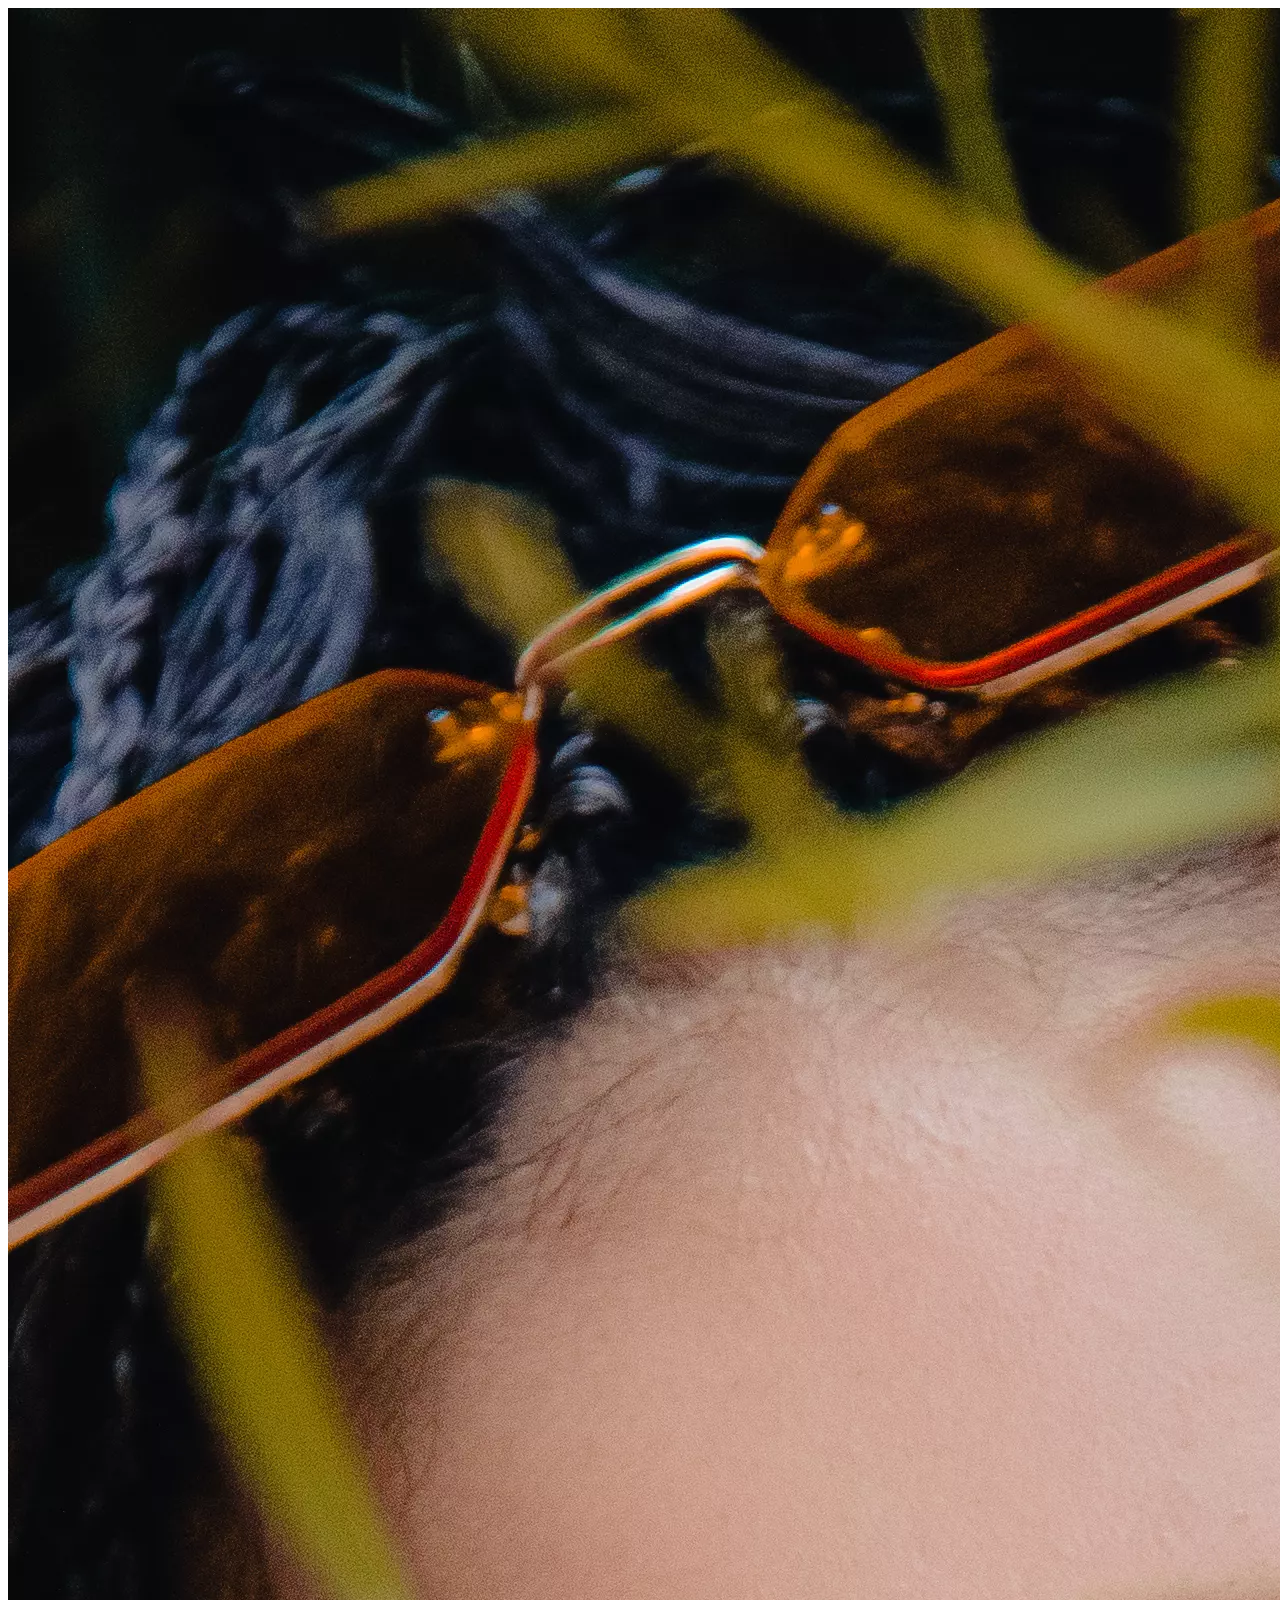
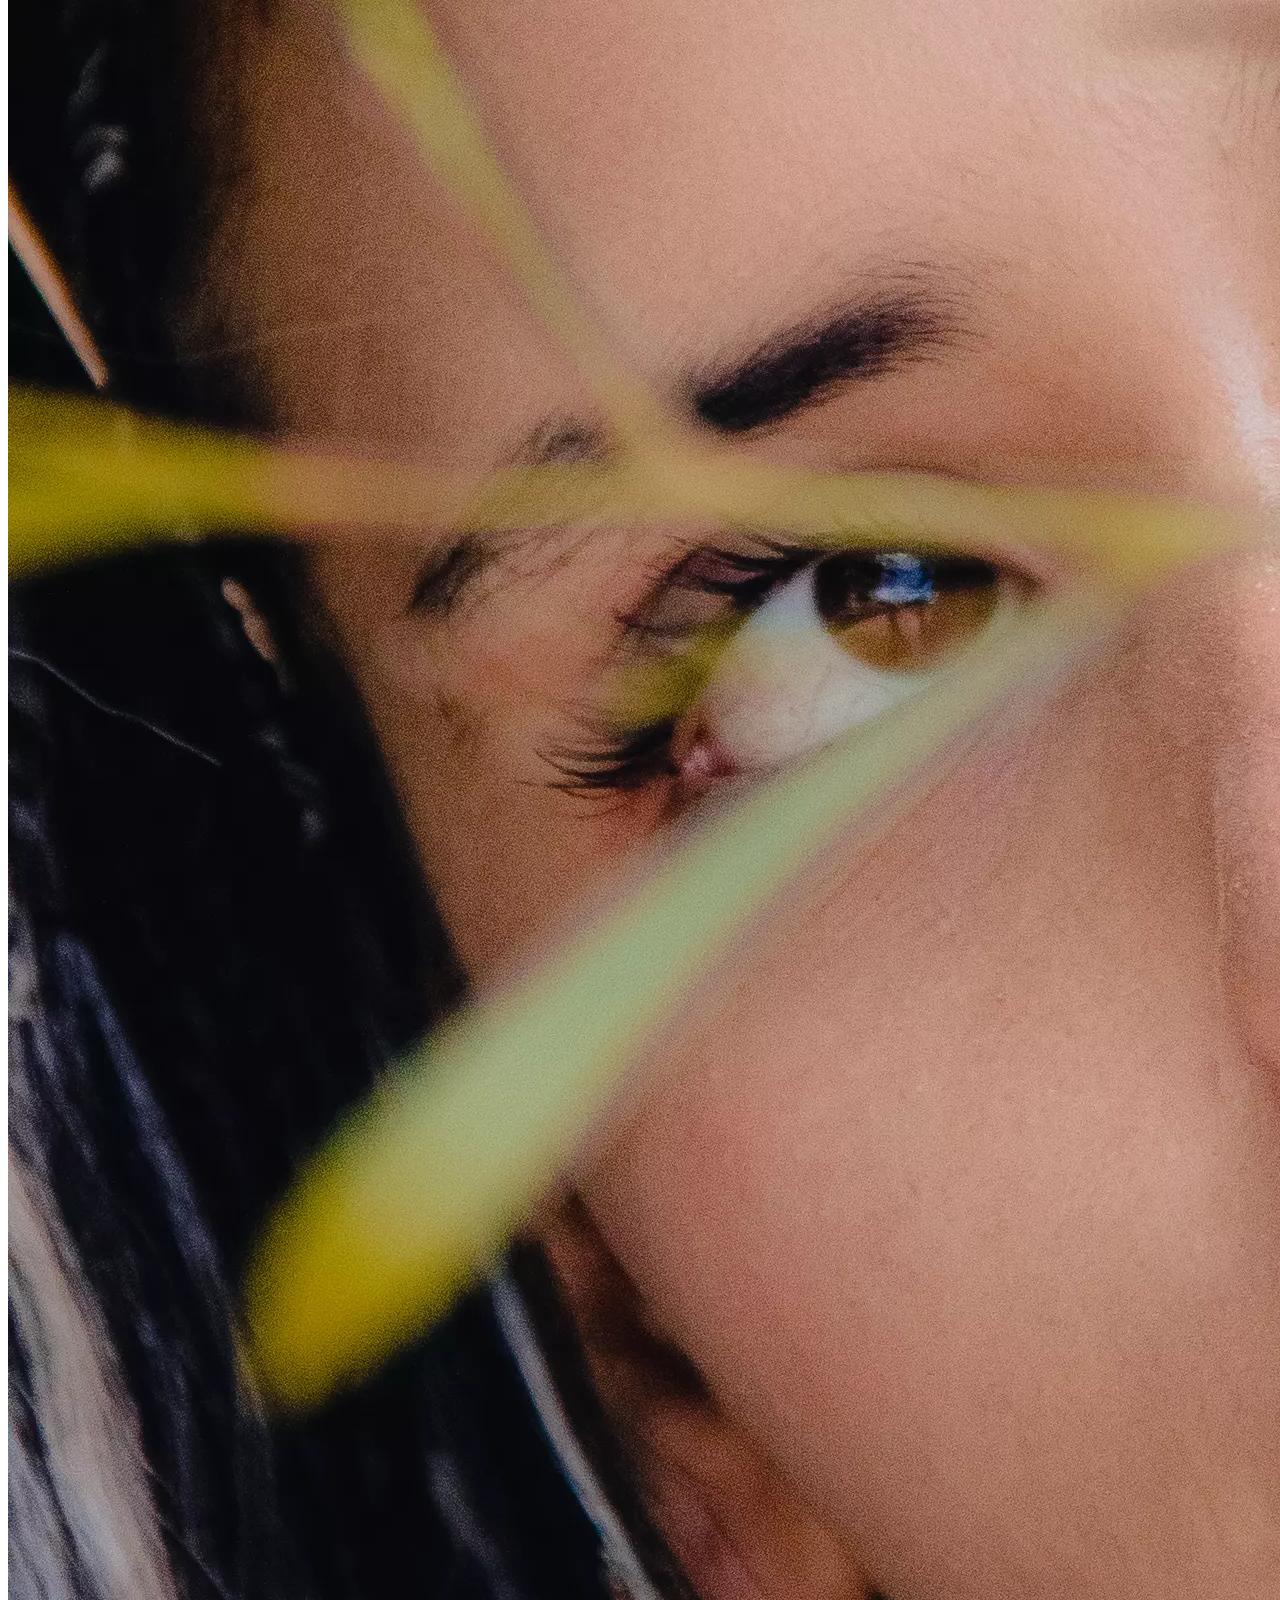
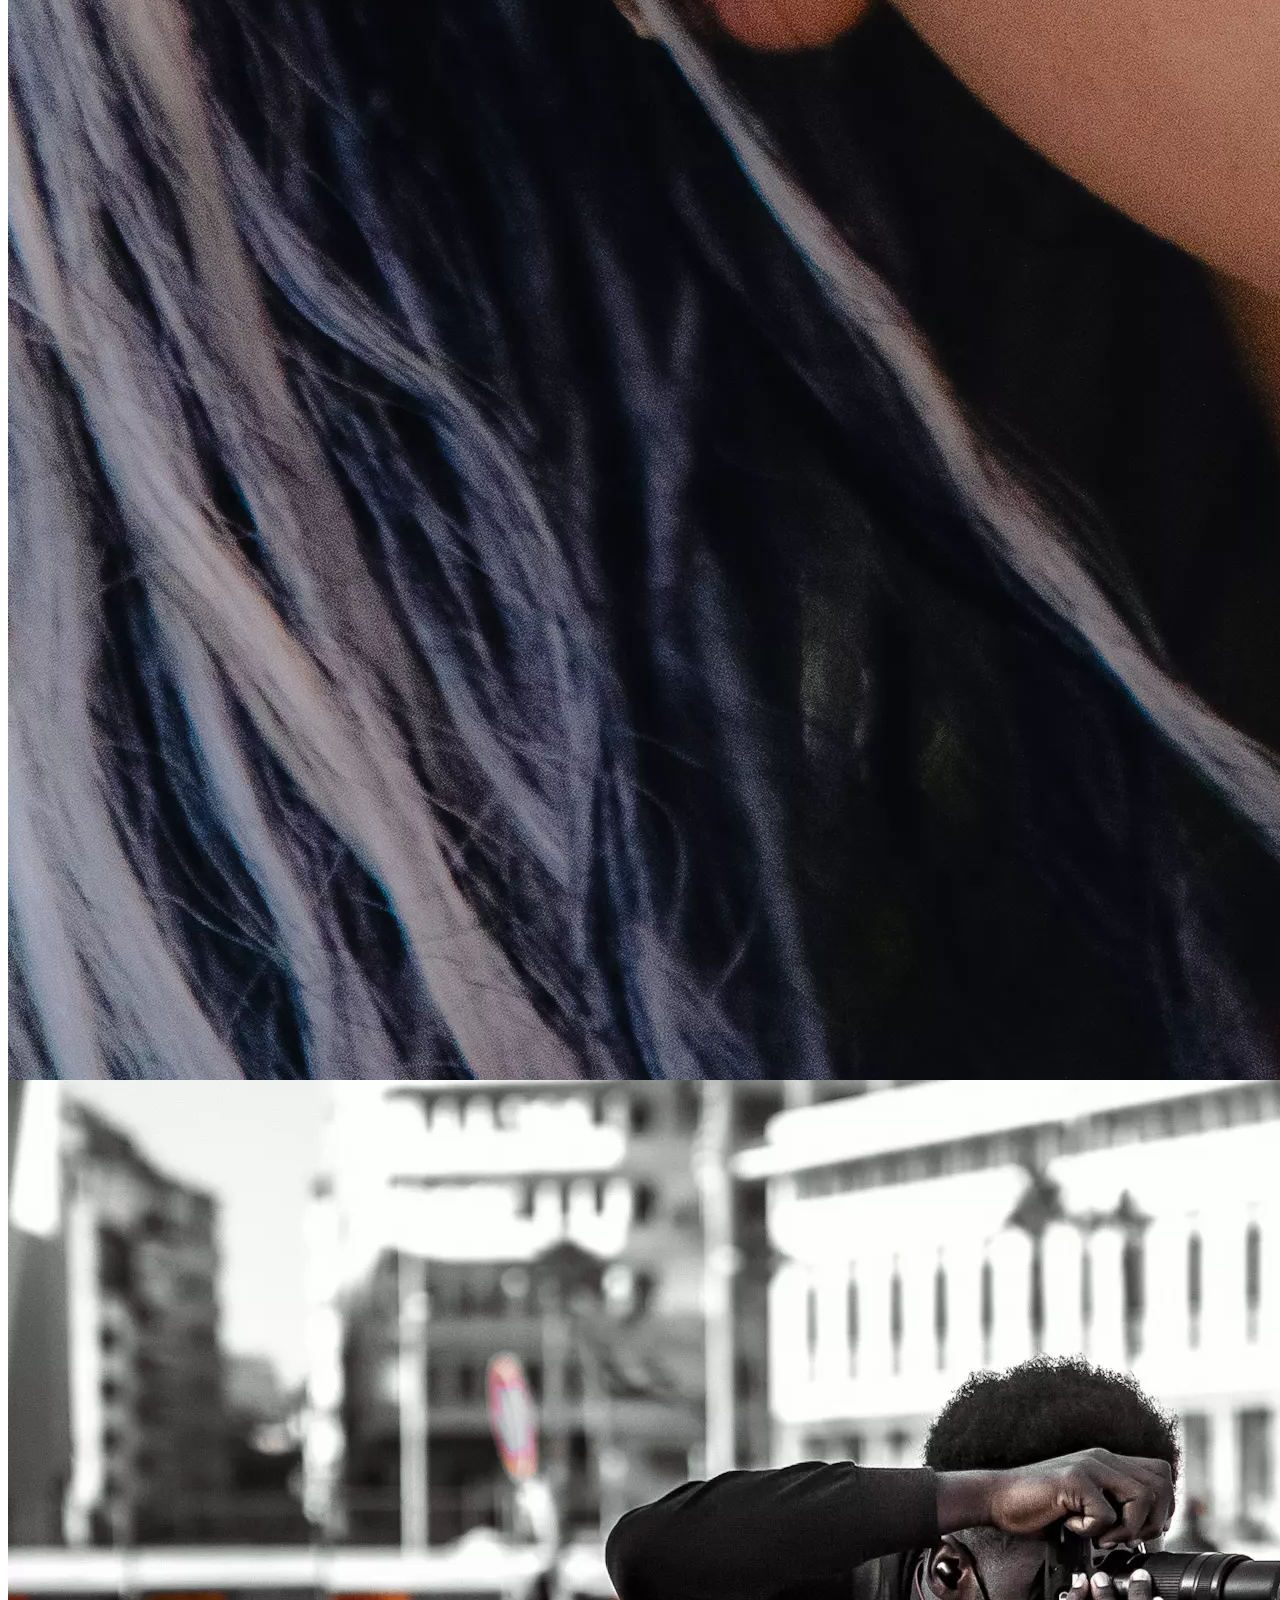
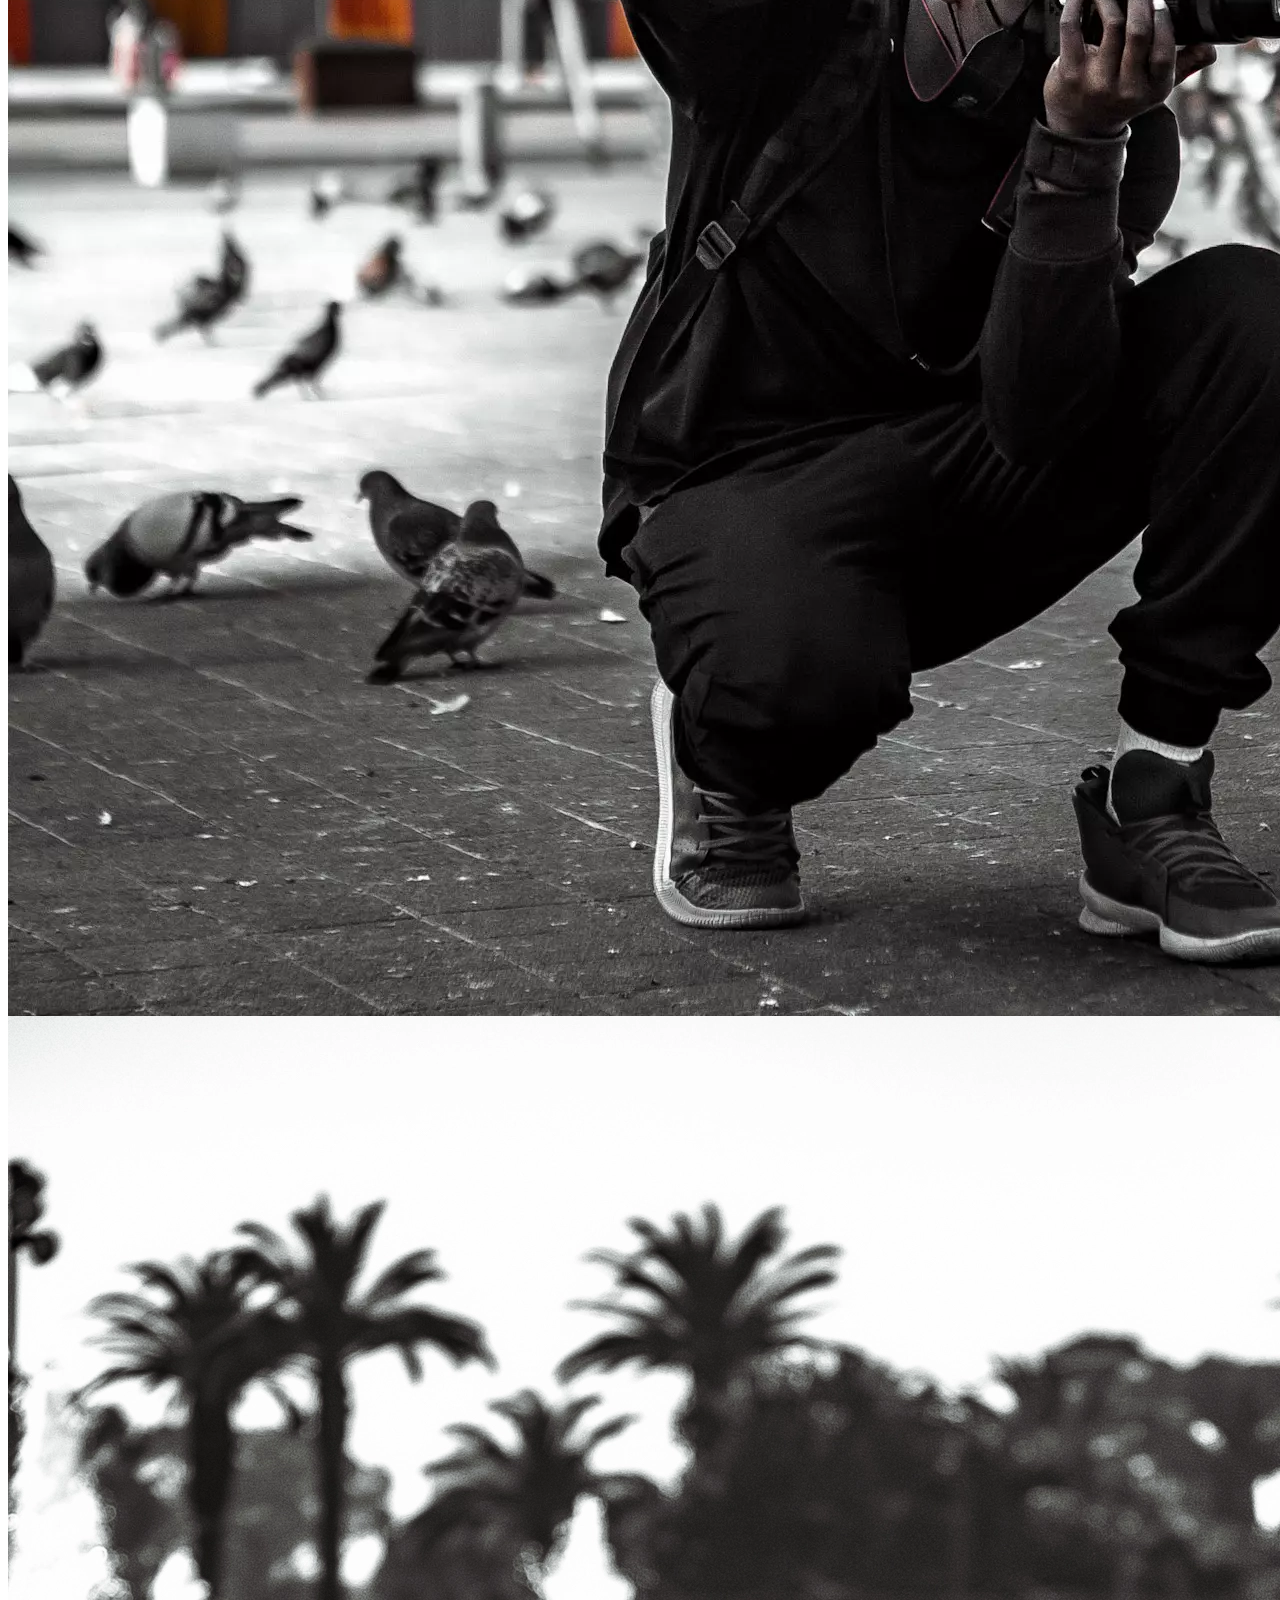
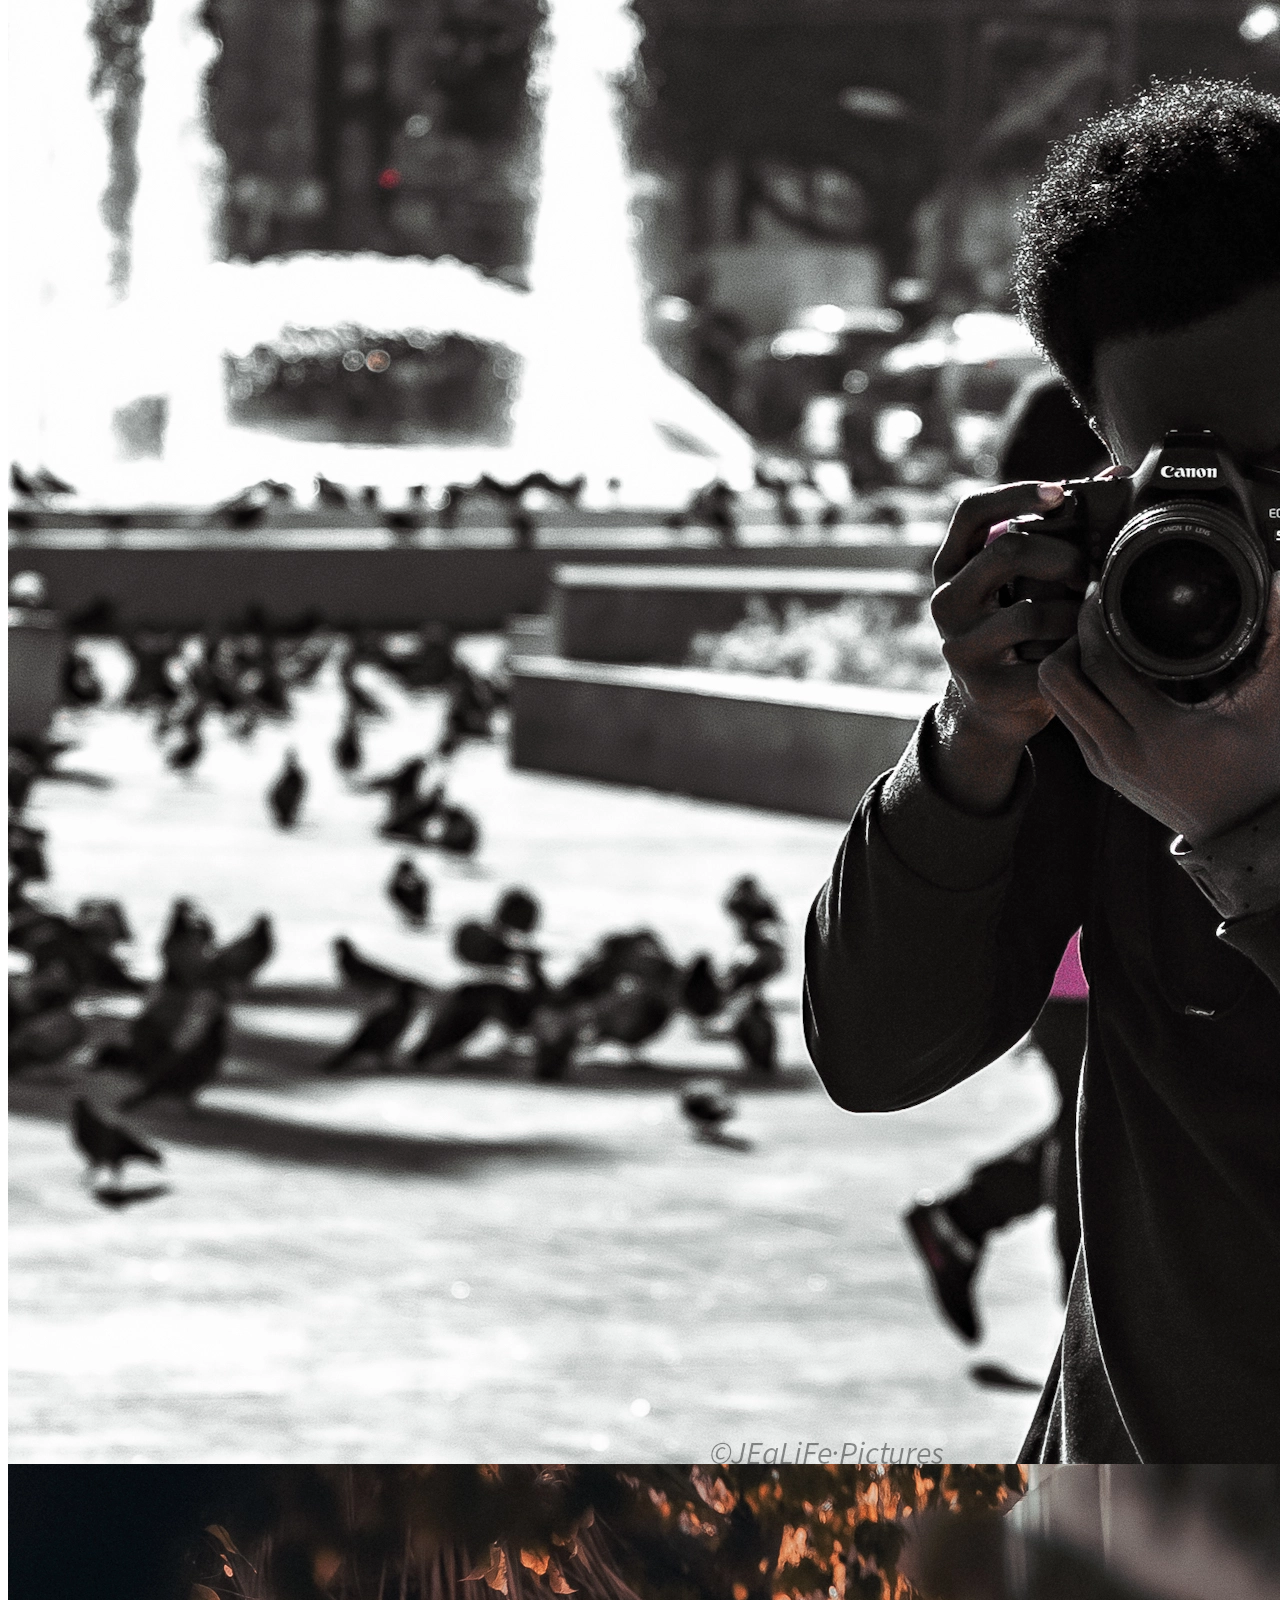
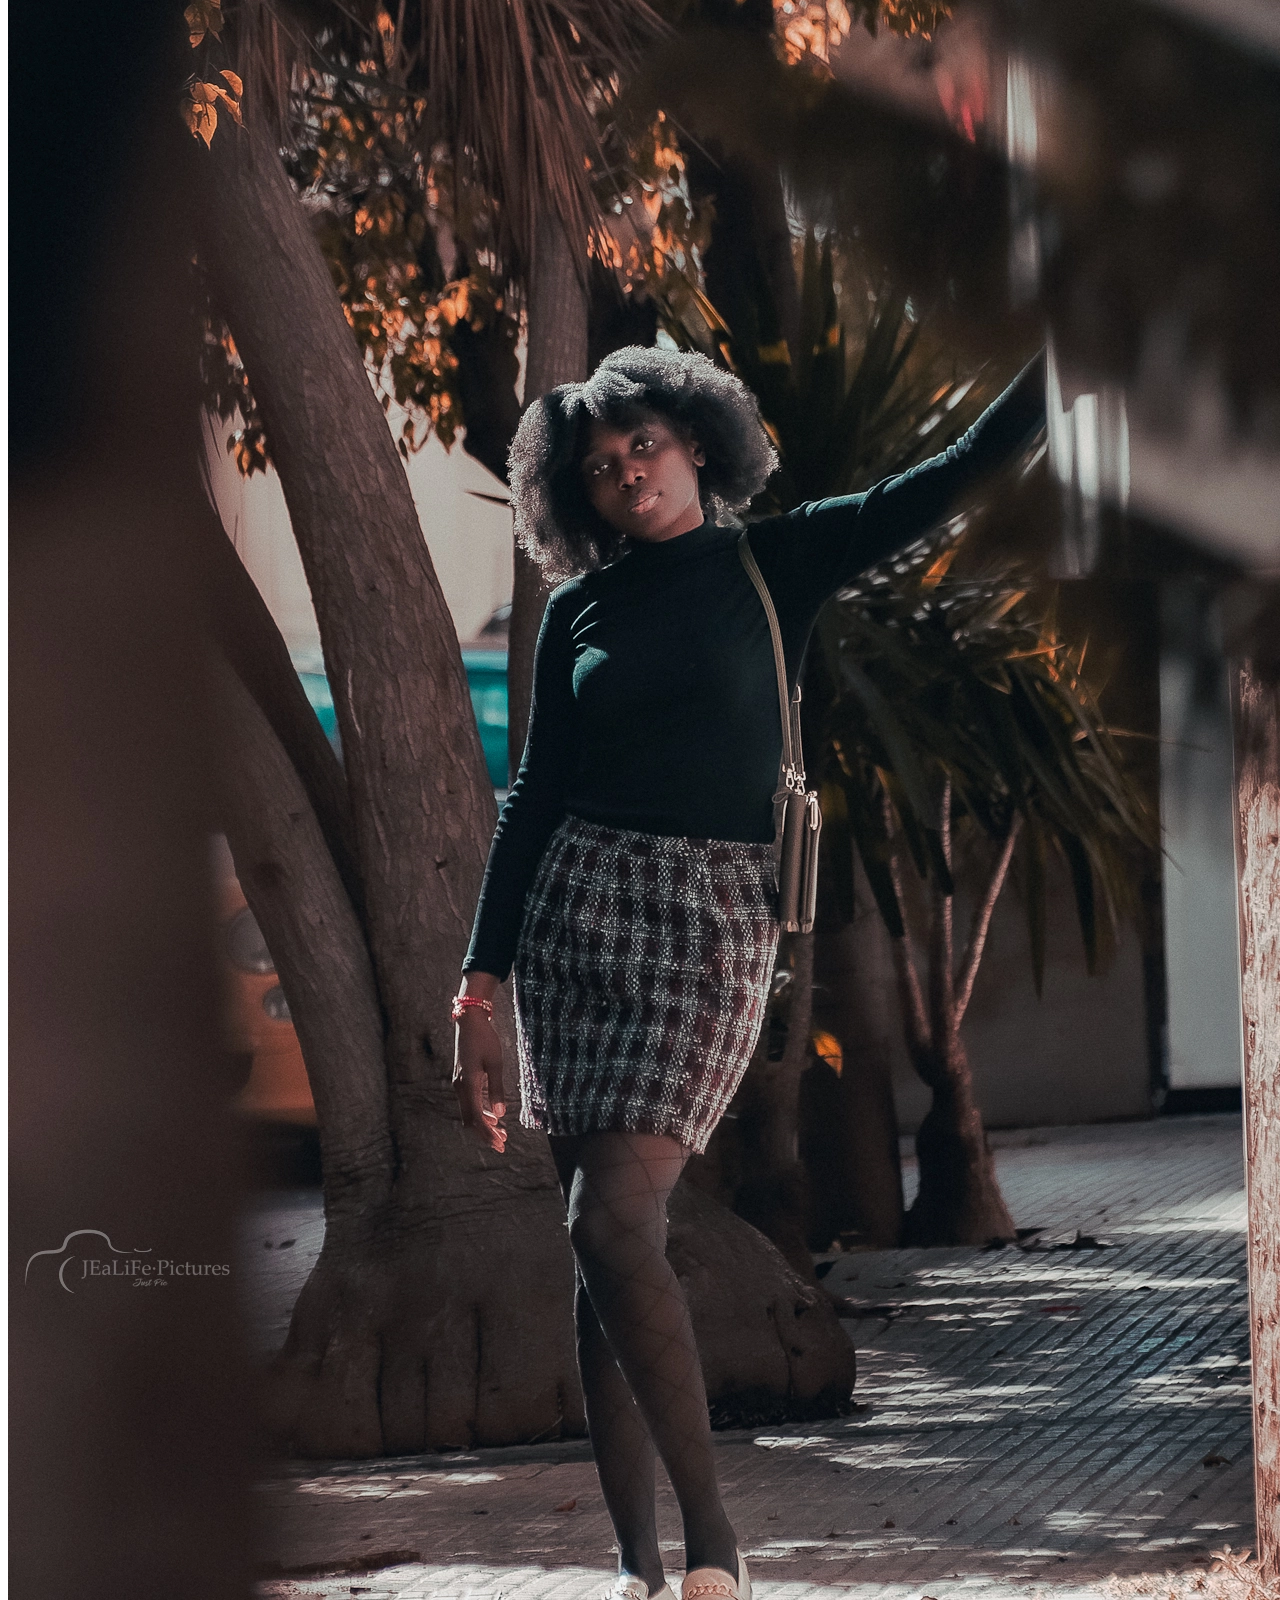
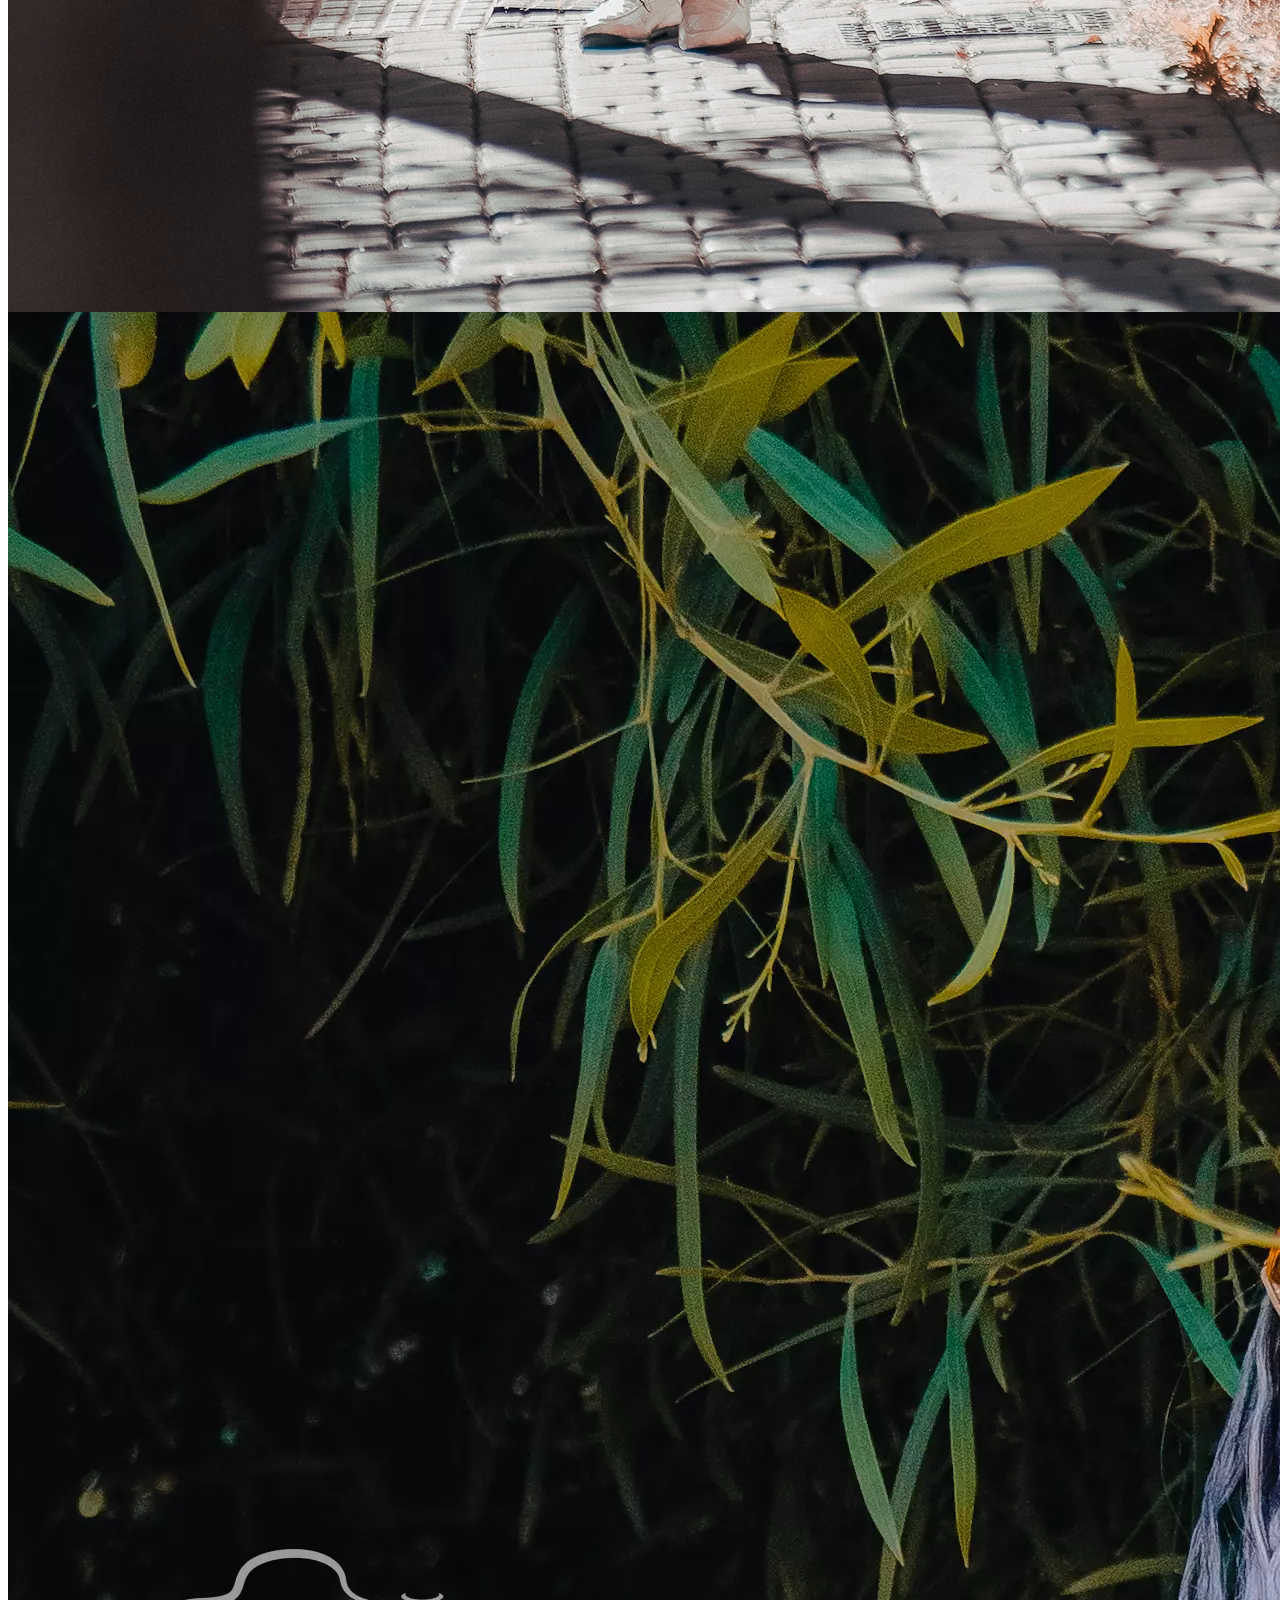
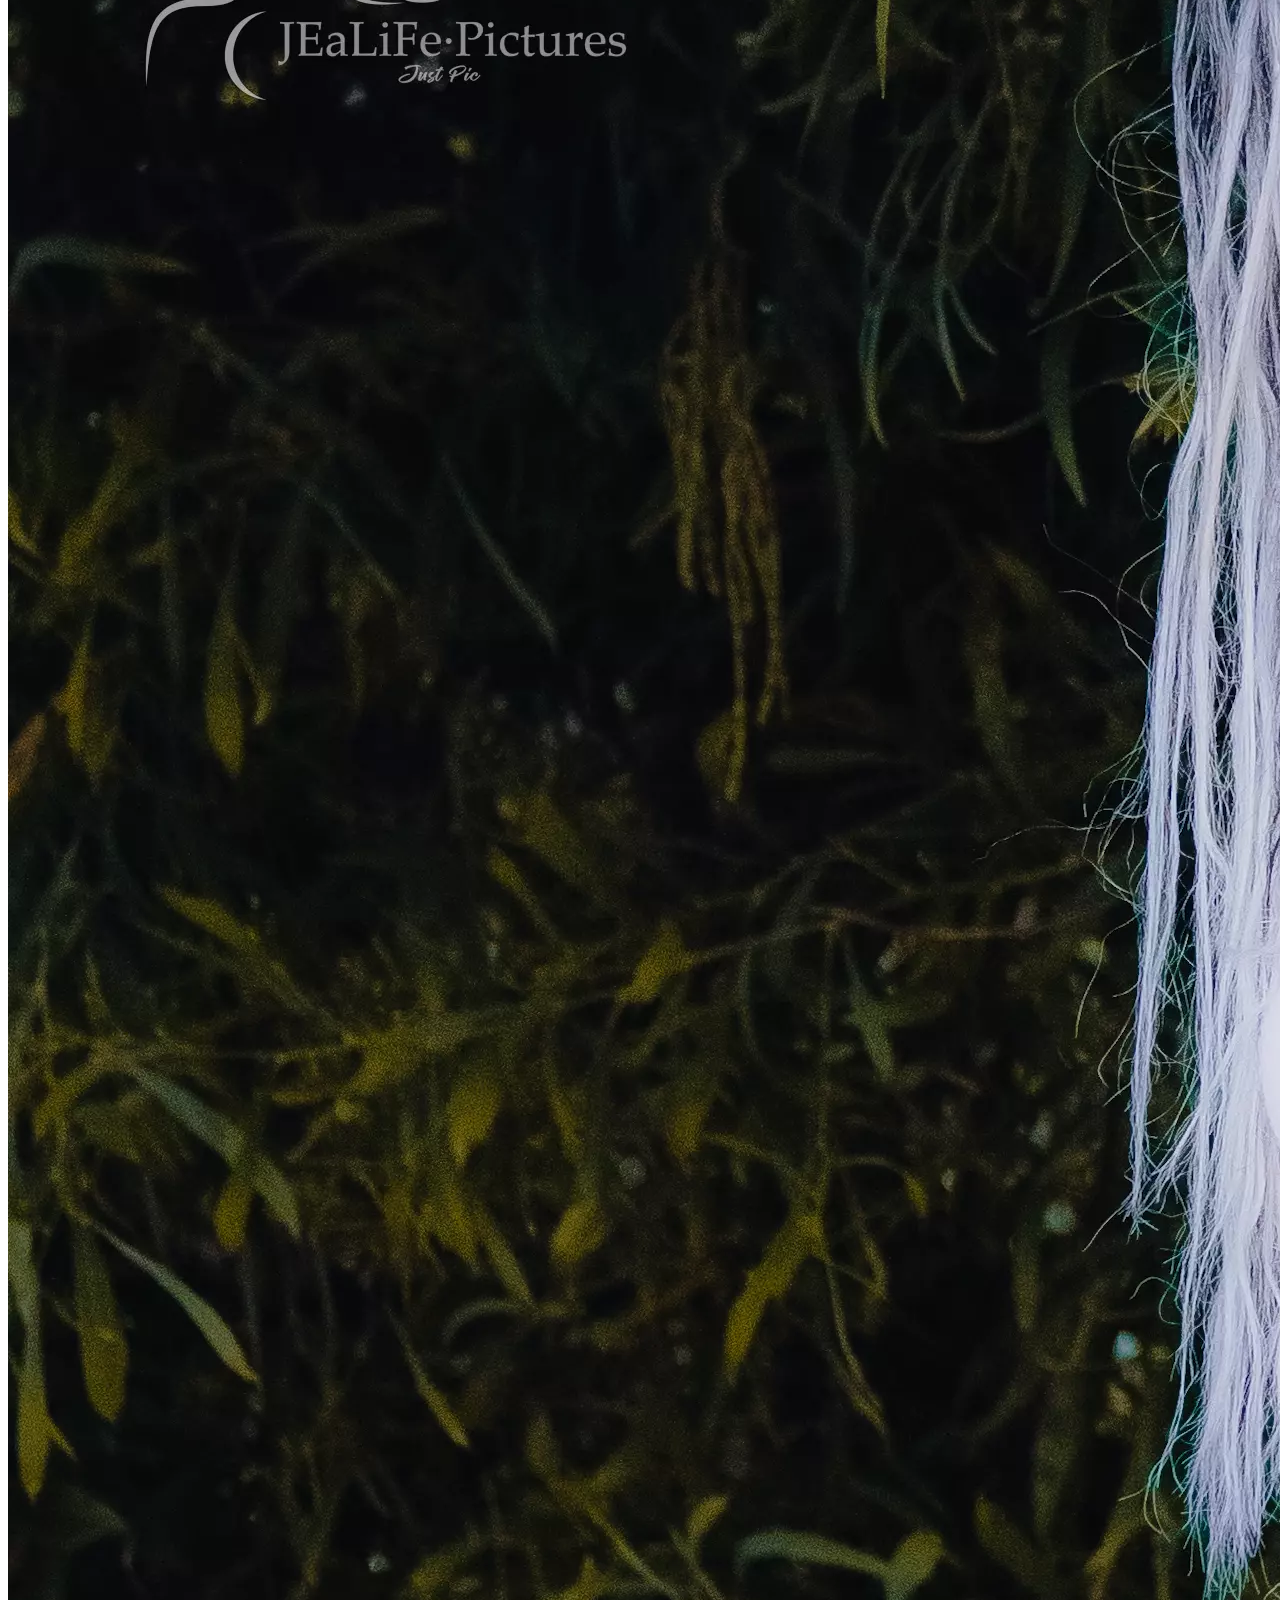
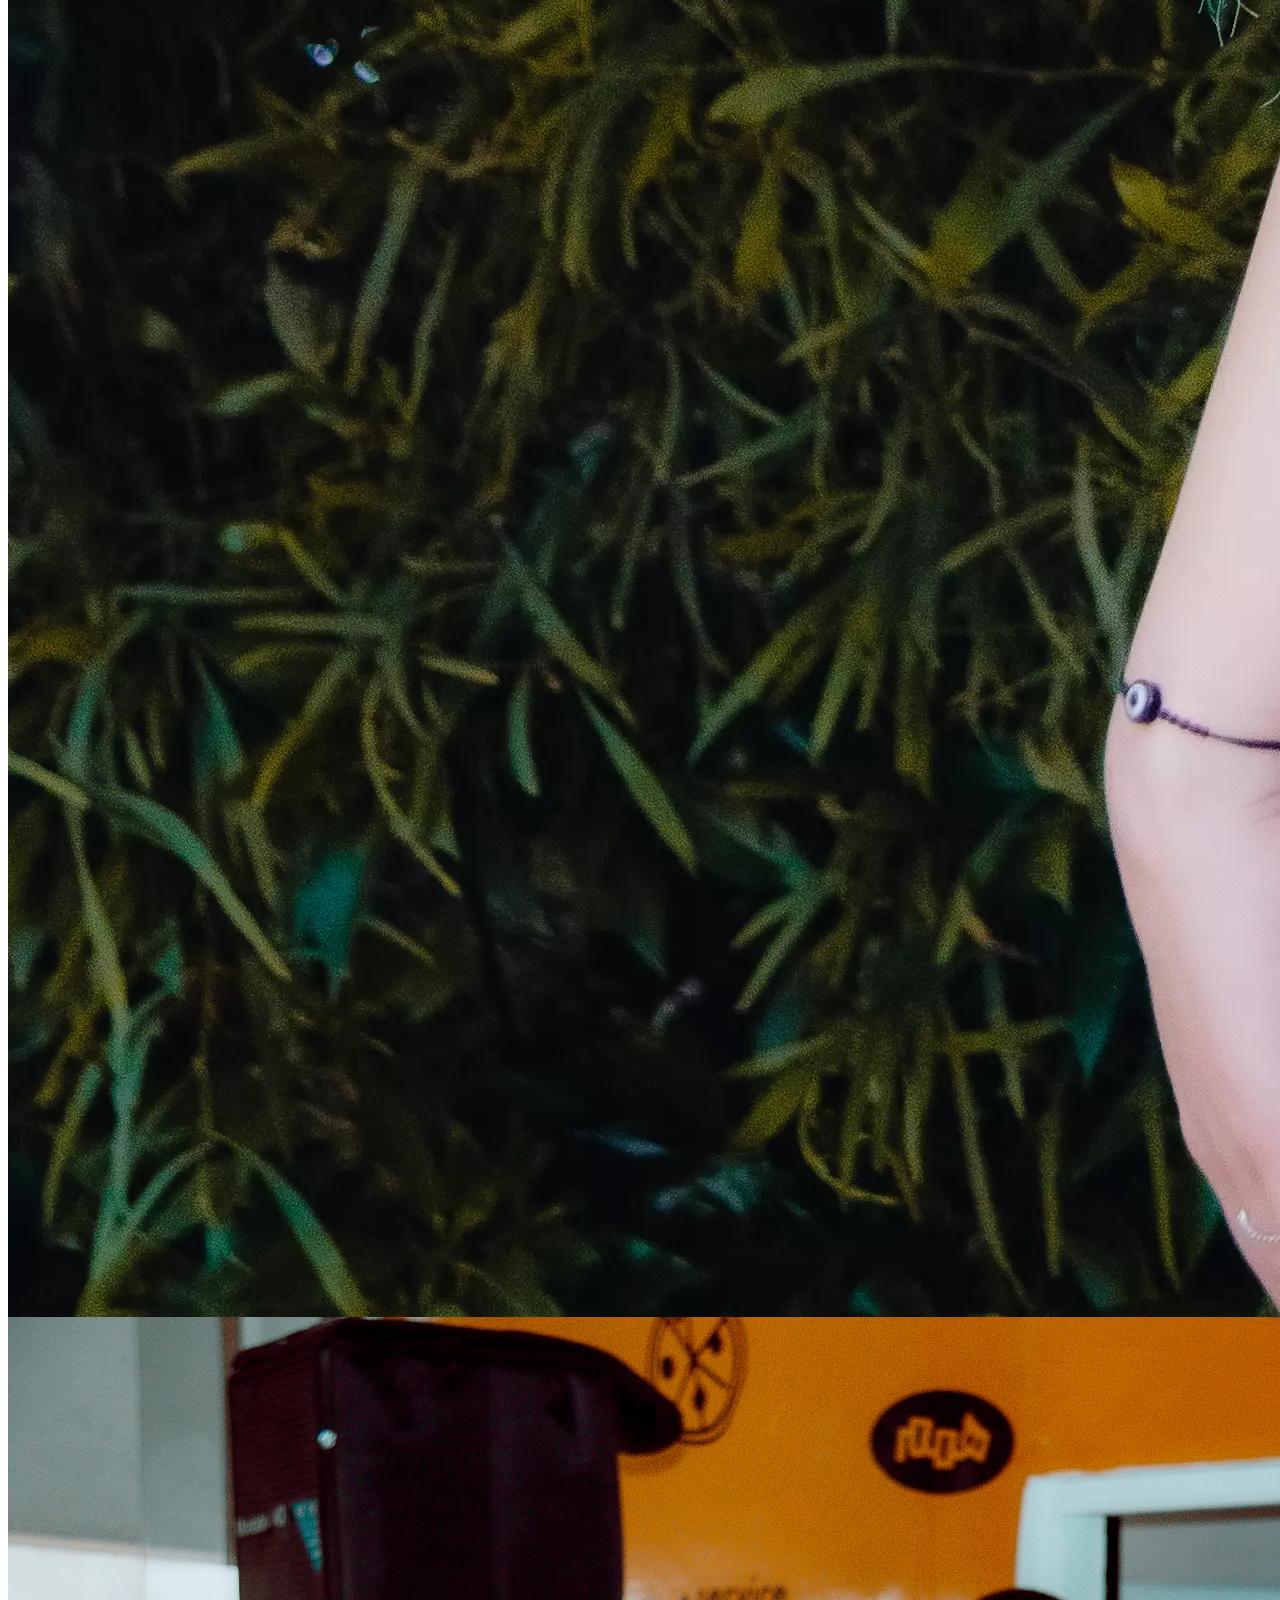
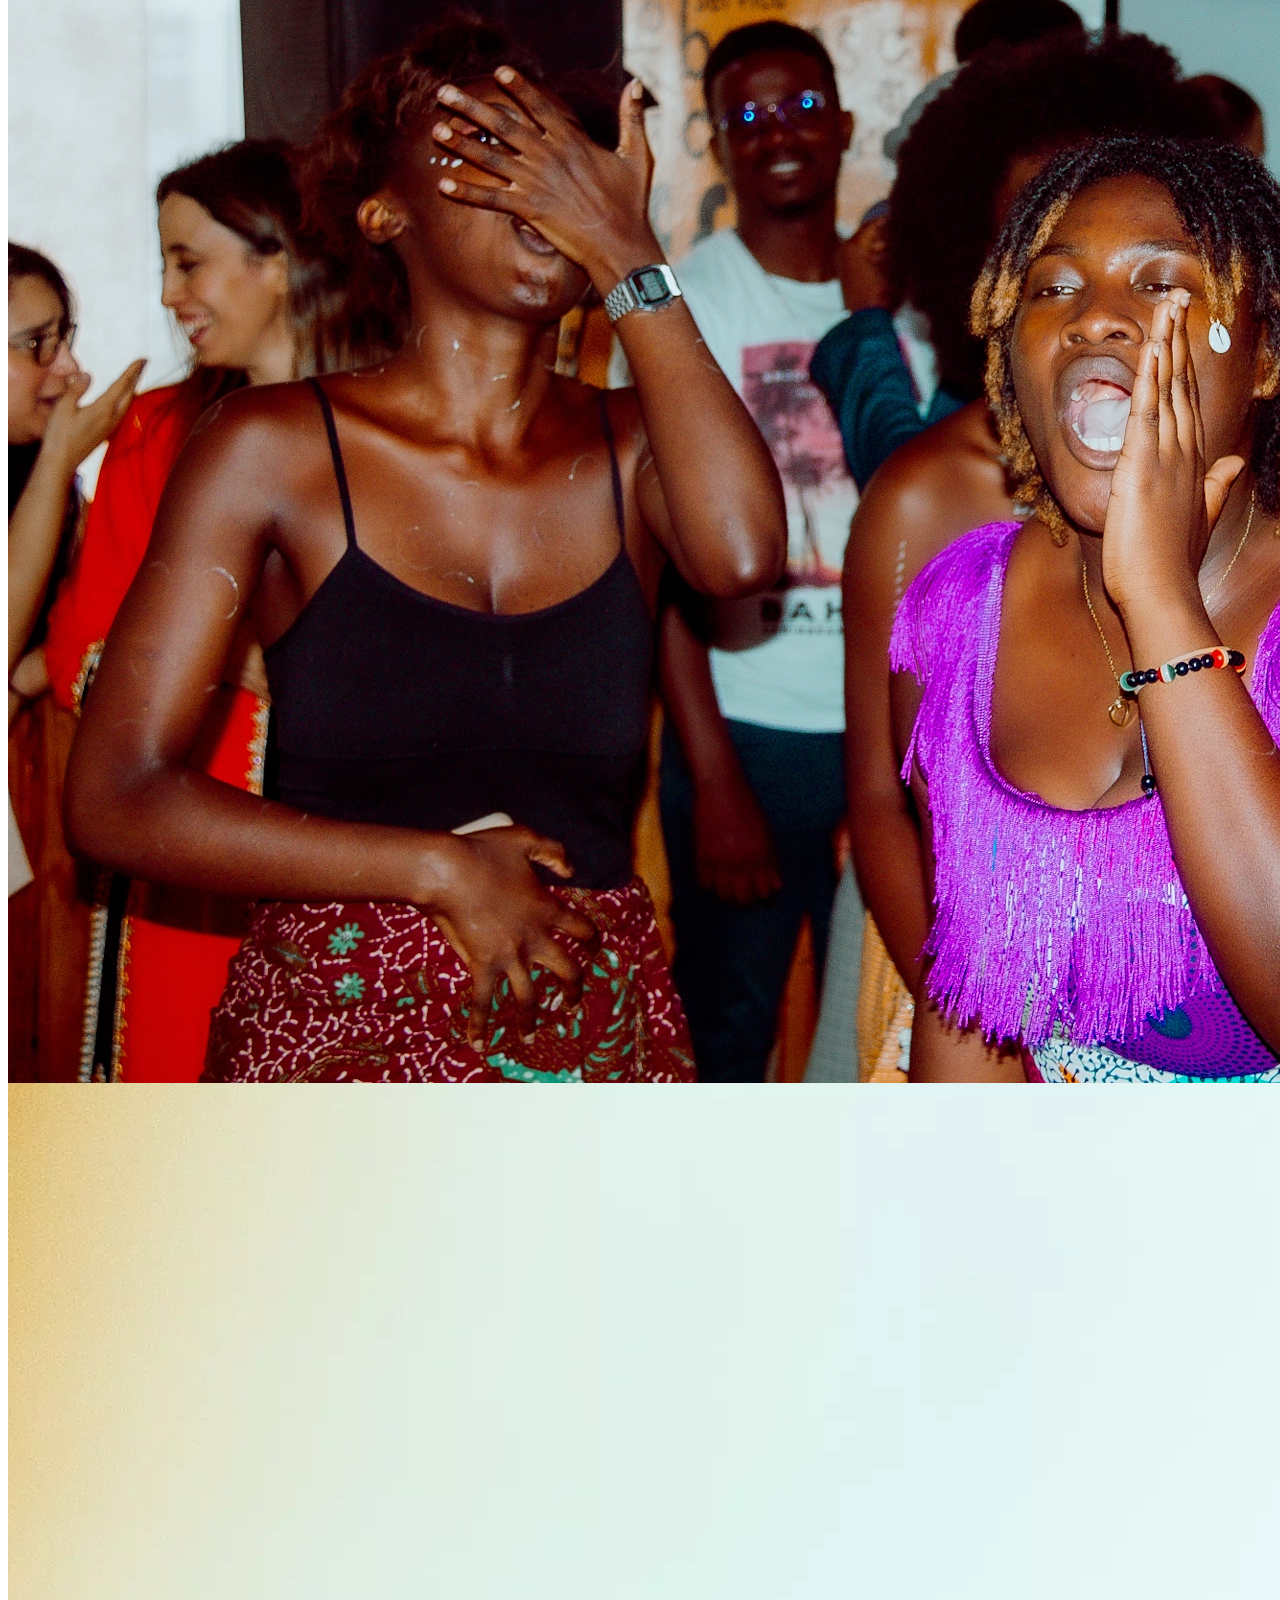
<file: photos.html>
<head>
  <link rel="stylesheet" href="https://cdnjs.cloudflare.com/ajax/libs/animate.css/4.1.1/animate.min.css"/>
</head>
<body>
  <div  class="animate__animated animate__zoomIn ">
      <img src="girl.webp" alt="" class="grid-portfolio"   oncontextmenu="return false;">
    </div>
    <div  class="animate__animated animate__zoomIn ">
      <img src="bg-2.webp" alt="" class="grid-portfolio"   oncontextmenu="return false;">
    </div>
    <div  class="animate__animated animate__zoomIn ">
      <img src="bg (3).webp" alt="" class="grid-portfolio"   oncontextmenu="return false;">
    </div>
    <div  class="animate__animated animate__zoomIn ">
      <img src="girl-2.webp" alt="" class="grid-portfolio"   oncontextmenu="return false;">
    </div>
    <div  class="animate__animated animate__zoomIn ">
      <img src="img-0045.webp" alt="" class="grid-portfolio"   oncontextmenu="return false;">
    </div>
    <div  class="animate__animated animate__zoomIn ">
      <img src="JEaLiFe·Pictures_1655861446059.webp" alt="" class="grid-portfolio"   oncontextmenu="return false;">
    </div>
    <div  class="animate__animated animate__zoomIn ">
      <img src="nat.webp" alt="" class="grid-portfolio"   oncontextmenu="return false;">
    </div>
    <div  class="animate__animated animate__zoomIn ">
      <img src="nat2.webp" alt="" class="grid-portfolio"   oncontextmenu="return false;">
    </div>
    <div  class="animate__animated animate__zoomIn ">
      <img src="nature.webp" alt="" class="grid-portfolio"   oncontextmenu="return false;">
    </div>
    <div  class="animate__animated animate__zoomIn ">
      <img src="wonder.webp" class="grid-portfolio"   oncontextmenu="return false;">
    </div>
</body>
</file>
